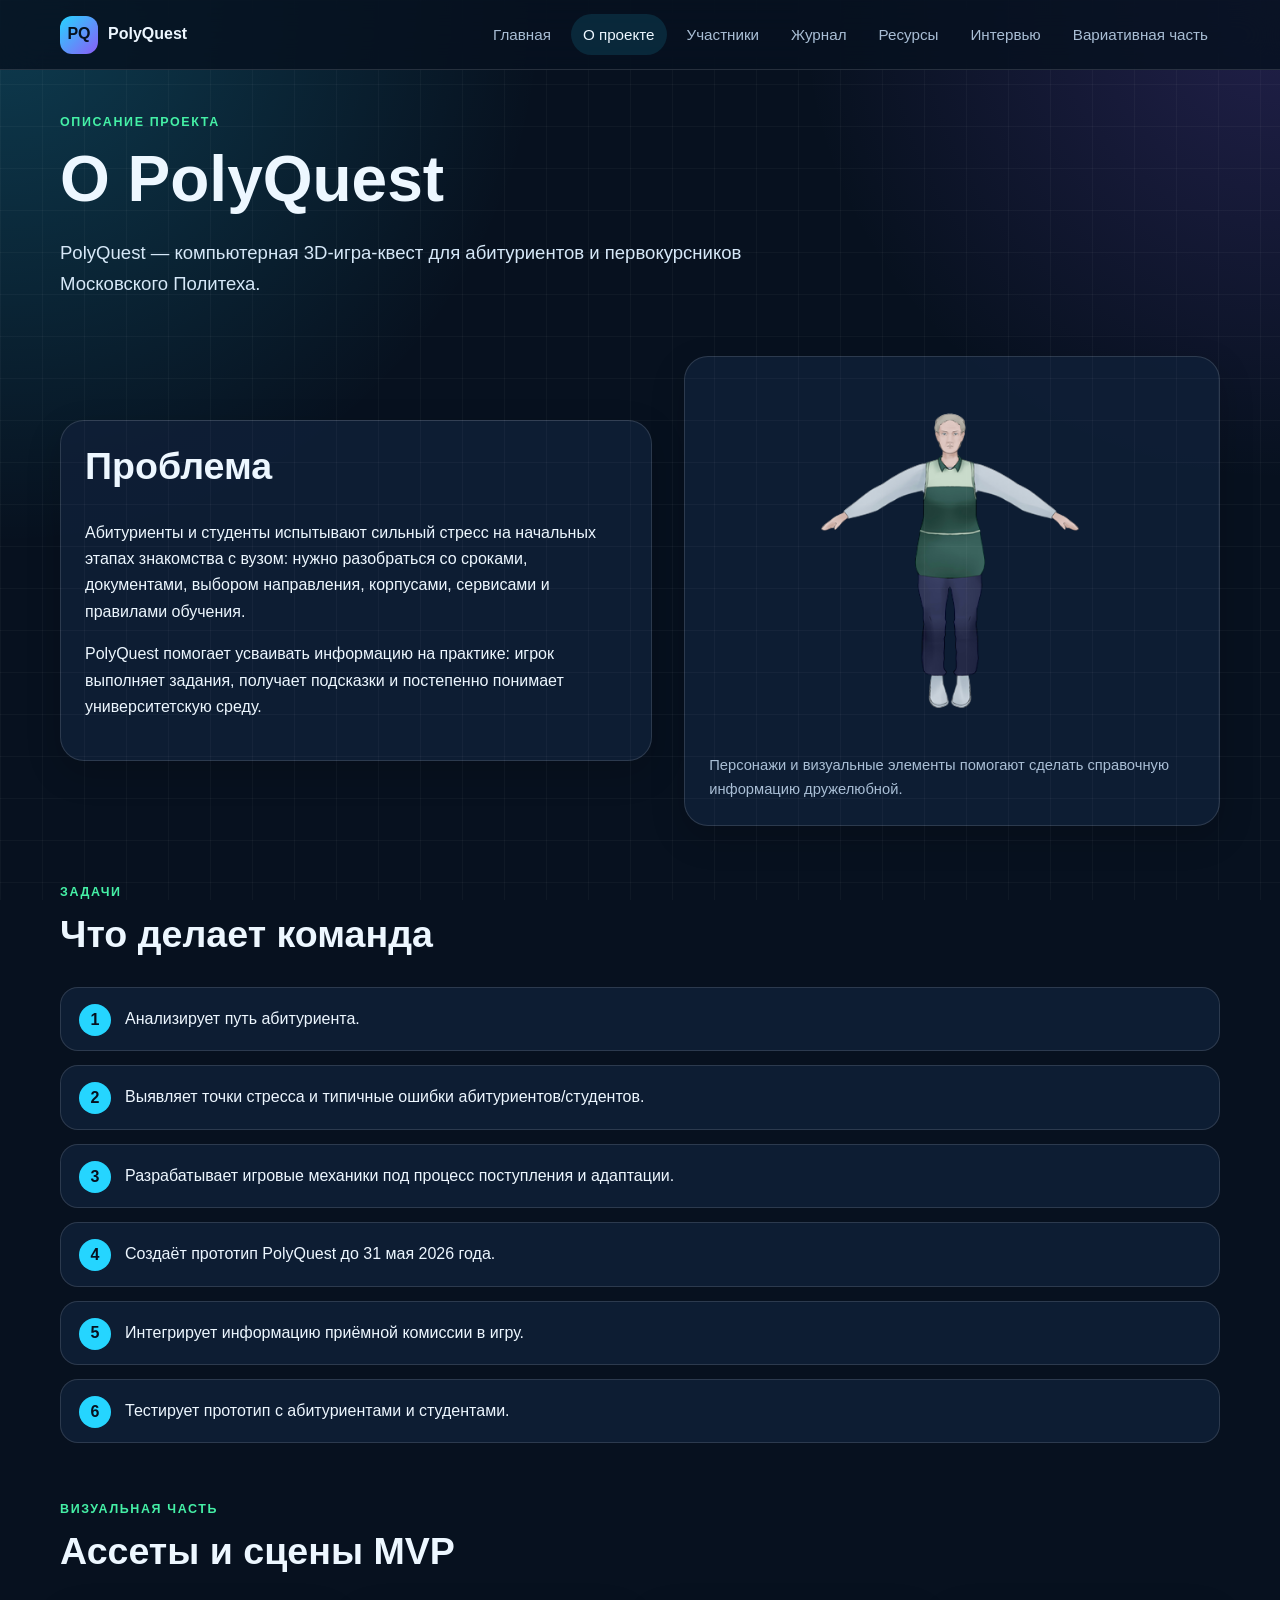
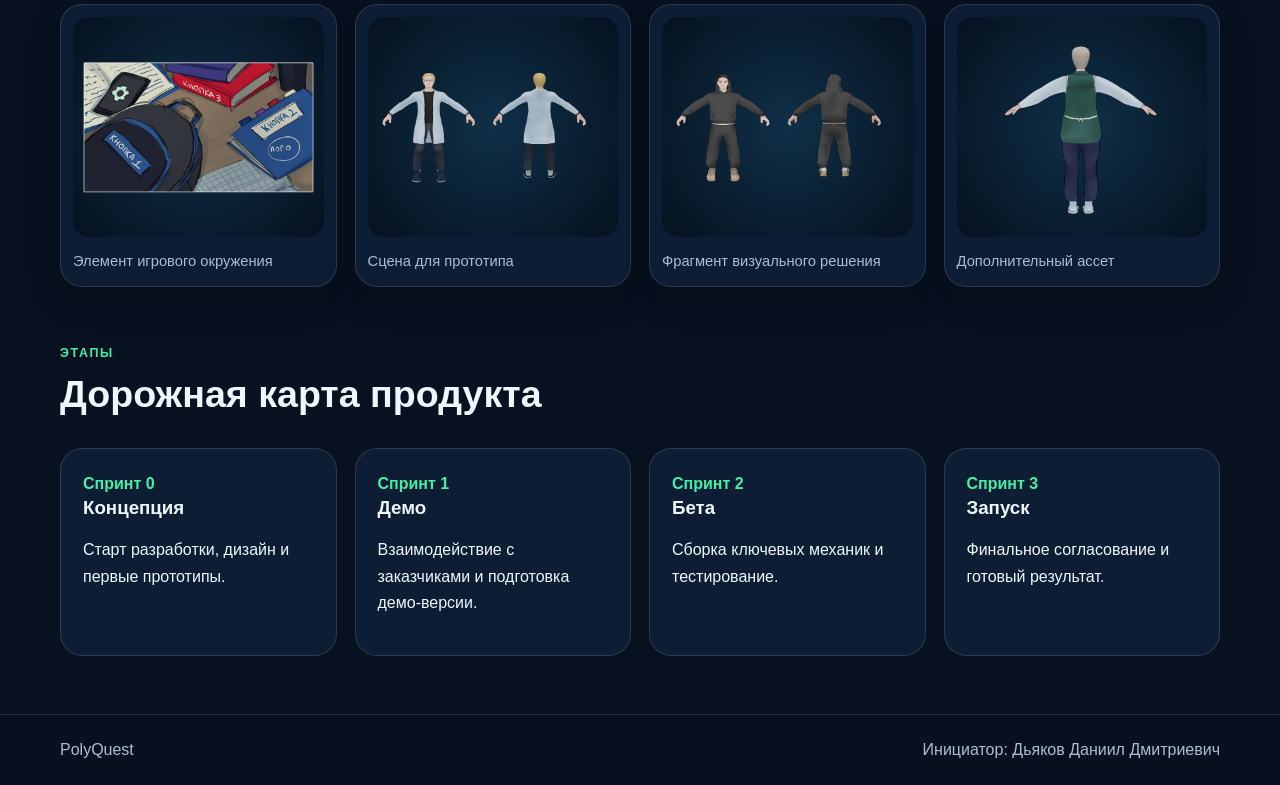
<file: site/about.html>
<!doctype html>
<html lang="ru">
<head>
  <meta charset="UTF-8">
  <meta name="viewport" content="width=device-width, initial-scale=1.0">
  <title>О проекте — PolyQuest</title>
    <link rel="stylesheet" href="css/style.css">
  </head>
  <body>
    <header class="header">
      <div class="container nav-wrap">
        <a class="logo" href="index.html">
          <span>PQ</span> PolyQuest</a>
            <nav aria-label="Основная навигация">
              <ul class="menu">
                <li>
                  <a href="index.html">Главная</a>
                  </li>
                  <li>
                    <a class="active" href="about.html">О проекте</a>
                    </li>
                    <li>
                      <a href="participants.html">Участники</a>
                      </li>
                      <li>
                        <a href="journal.html">Журнал</a>
                        </li>
                        <li>
                          <a href="resources.html">Ресурсы</a>
                          </li>
                          <li>
                            <a href="interview.html">Интервью</a>
                            </li>
                          <li>
                            <a href="variable.html">Вариативная часть</a>
                            </li>
                          </ul>
                        </nav>
                      </div>
                    </header>
                    <main class="container page">
                      <section class="page-title">
                        <p class="eyebrow">Описание проекта</p>
                          <h1>О PolyQuest</h1>
                            <p class="lead">PolyQuest — компьютерная 3D-игра-квест для абитуриентов и первокурсников Московского Политеха.</p>
                            </section>
                            <section class="two-column section">
                              <article class="content">
                                <h2>Проблема</h2>
                                  <p>Абитуриенты и студенты испытывают сильный стресс на начальных этапах знакомства с вузом: нужно разобраться со сроками, документами, выбором направления, корпусами, сервисами и правилами обучения.</p>
                                    <p>PolyQuest помогает усваивать информацию на практике: игрок выполняет задания, получает подсказки и постепенно понимает университетскую среду.</p>
                                    </article>
                                    <figure class="content media-card">
                                      <img src="материалы/image_2026-05-04_14-52-33-Photoroom.png" alt="Персонаж PolyQuest">
                                      <figcaption>Персонажи и визуальные элементы помогают сделать справочную информацию дружелюбной.</figcaption>
                                      </figure>
                                    </section>
                                    <section class="section">
                                      <div class="section-head">
                                        <p class="eyebrow">Задачи</p>
                                          <h2>Что делает команда</h2>
                                          </div>
                                          <ol class="task-list">
                                            <li>Анализирует путь абитуриента.</li>
                                              <li>Выявляет точки стресса и типичные ошибки абитуриентов/студентов.</li>
                                                <li>Разрабатывает игровые механики под процесс поступления и адаптации.</li>
                                                  <li>Создаёт прототип PolyQuest до 31 мая 2026 года.</li>
                                                    <li>Интегрирует информацию приёмной комиссии в игру.</li>
                                                      <li>Тестирует прототип с абитуриентами и студентами.</li>
                                                      </ol>
                                                    </section>
                                                    <section class="section">
                                                      <div class="section-head">
                                                        <p class="eyebrow">Визуальная часть</p>
                                                          <h2>Ассеты и сцены MVP</h2>
                                                          </div>
                                                          <div class="media-gallery">
                                                            <figure>
                                                              <img src="материалы/image_2026-05-04_14-52-19.png" alt="Материал PolyQuest">
                                                              <figcaption>Элемент игрового окружения</figcaption>
                                                              </figure>
                                                              <figure>
                                                                <img src="материалы/image_2026-05-04_14-52-24.png" alt="Материал PolyQuest">
                                                                <figcaption>Сцена для прототипа</figcaption>
                                                                </figure>
                                                                <figure>
                                                                  <img src="материалы/image_2026-05-04_14-52-28.png" alt="Материал PolyQuest">
                                                                  <figcaption>Фрагмент визуального решения</figcaption>
                                                                  </figure>
                                                                  <figure>
                                                                    <img src="материалы/image_2026-05-04_14-52-38-Photoroom.png" alt="Материал PolyQuest">
                                                                    <figcaption>Дополнительный ассет</figcaption>
                                                                    </figure>
                                                                  </div>
                                                                </section>
                                                                <section class="section timeline">
                                                                  <div class="section-head">
                                                                    <p class="eyebrow">Этапы</p>
                                                                      <h2>Дорожная карта продукта</h2>
                                                                      </div>
                                                                      <div class="timeline-grid">
                                                                        <article>
                                                                          <span>Спринт 0</span>
                                                                            <h3>Концепция</h3>
                                                                              <p>Старт разработки, дизайн и первые прототипы.</p>
                                                                              </article>
                                                                              <article>
                                                                                <span>Спринт 1</span>
                                                                                  <h3>Демо</h3>
                                                                                    <p>Взаимодействие с заказчиками и подготовка демо-версии.</p>
                                                                                    </article>
                                                                                    <article>
                                                                                      <span>Спринт 2</span>
                                                                                        <h3>Бета</h3>
                                                                                          <p>Сборка ключевых механик и тестирование.</p>
                                                                                          </article>
                                                                                          <article>
                                                                                            <span>Спринт 3</span>
                                                                                              <h3>Запуск</h3>
                                                                                                <p>Финальное согласование и готовый результат.</p>
                                                                                                </article>
                                                                                              </div>
                                                                                            </section>
                                                                                          </main>
                                                                                          <footer class="footer">
                                                                                            <div class="container footer-grid">
                                                                                              <span>PolyQuest</span>
                                                                                                <span>Инициатор: Дьяков Даниил Дмитриевич</span>
                                                                                                </div>
                                                                                              </footer>
                                                                                            </body>
                                                                                          </html>
</file>
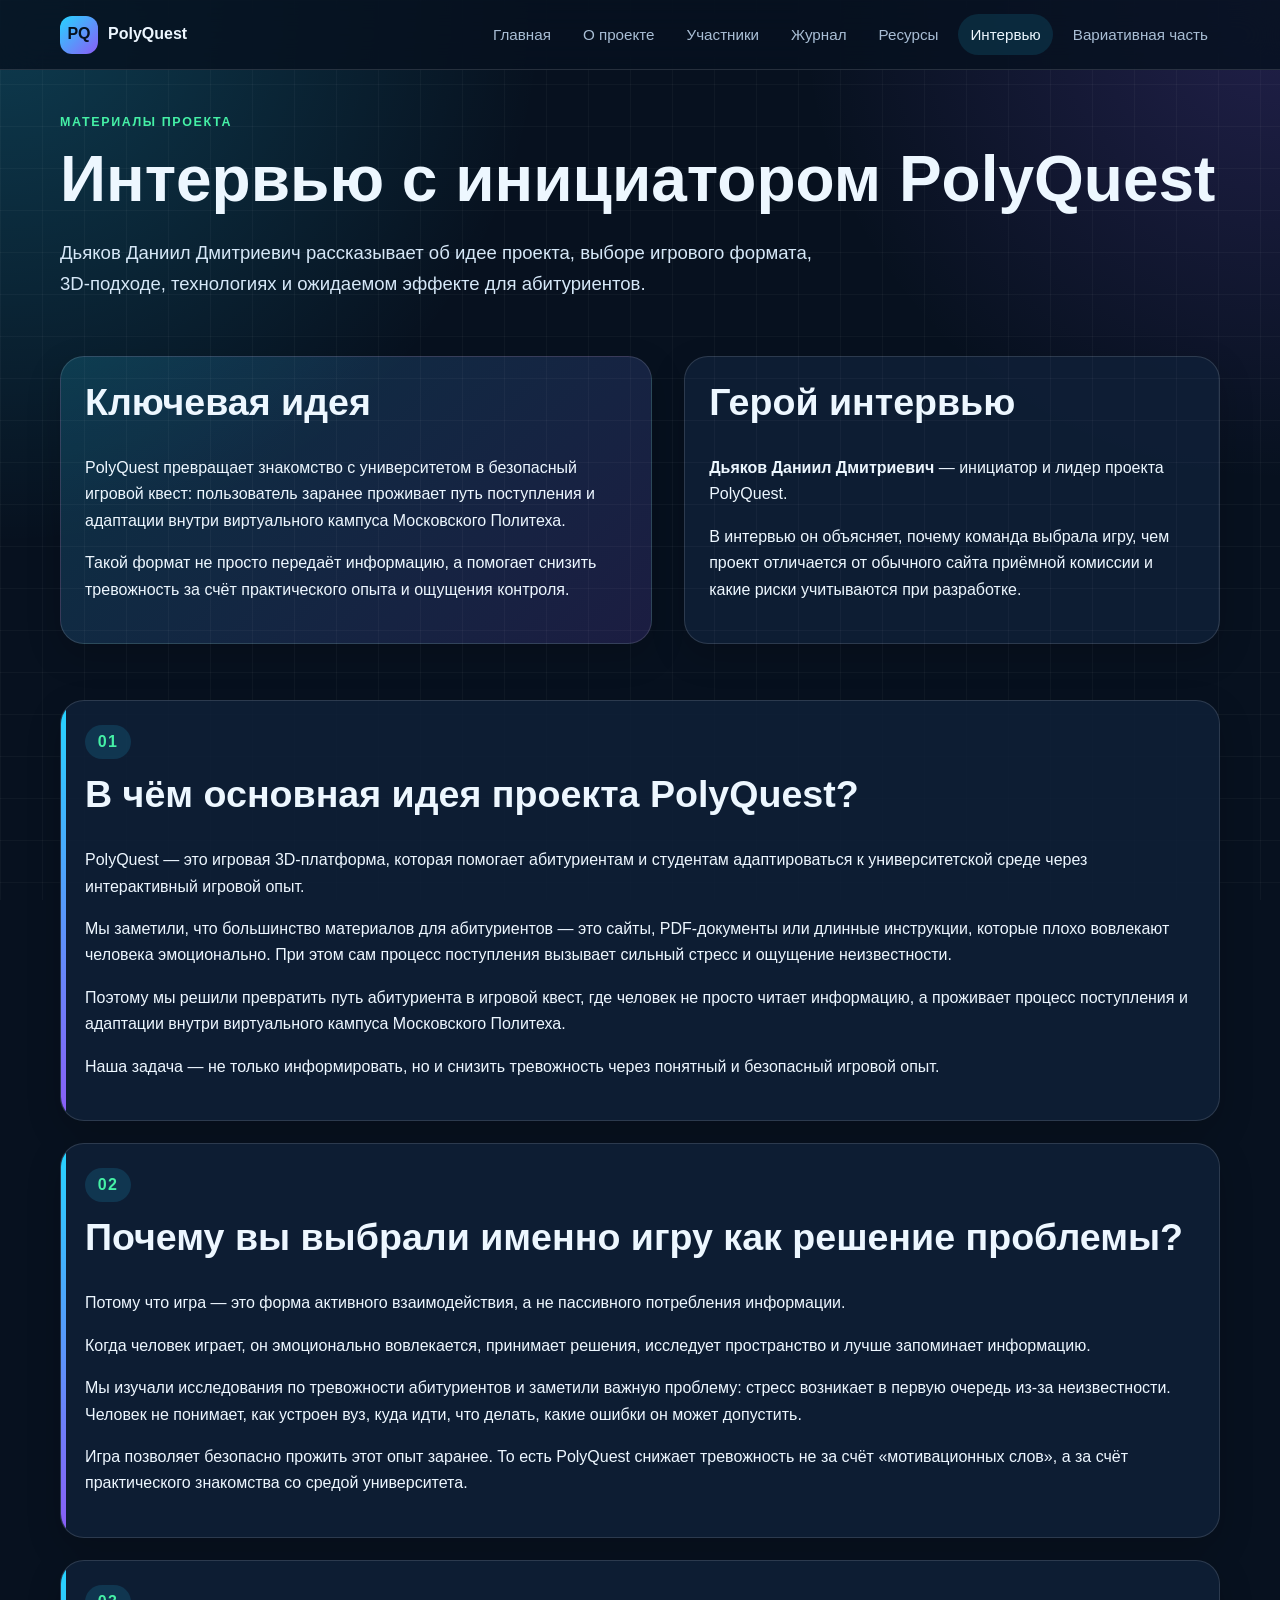
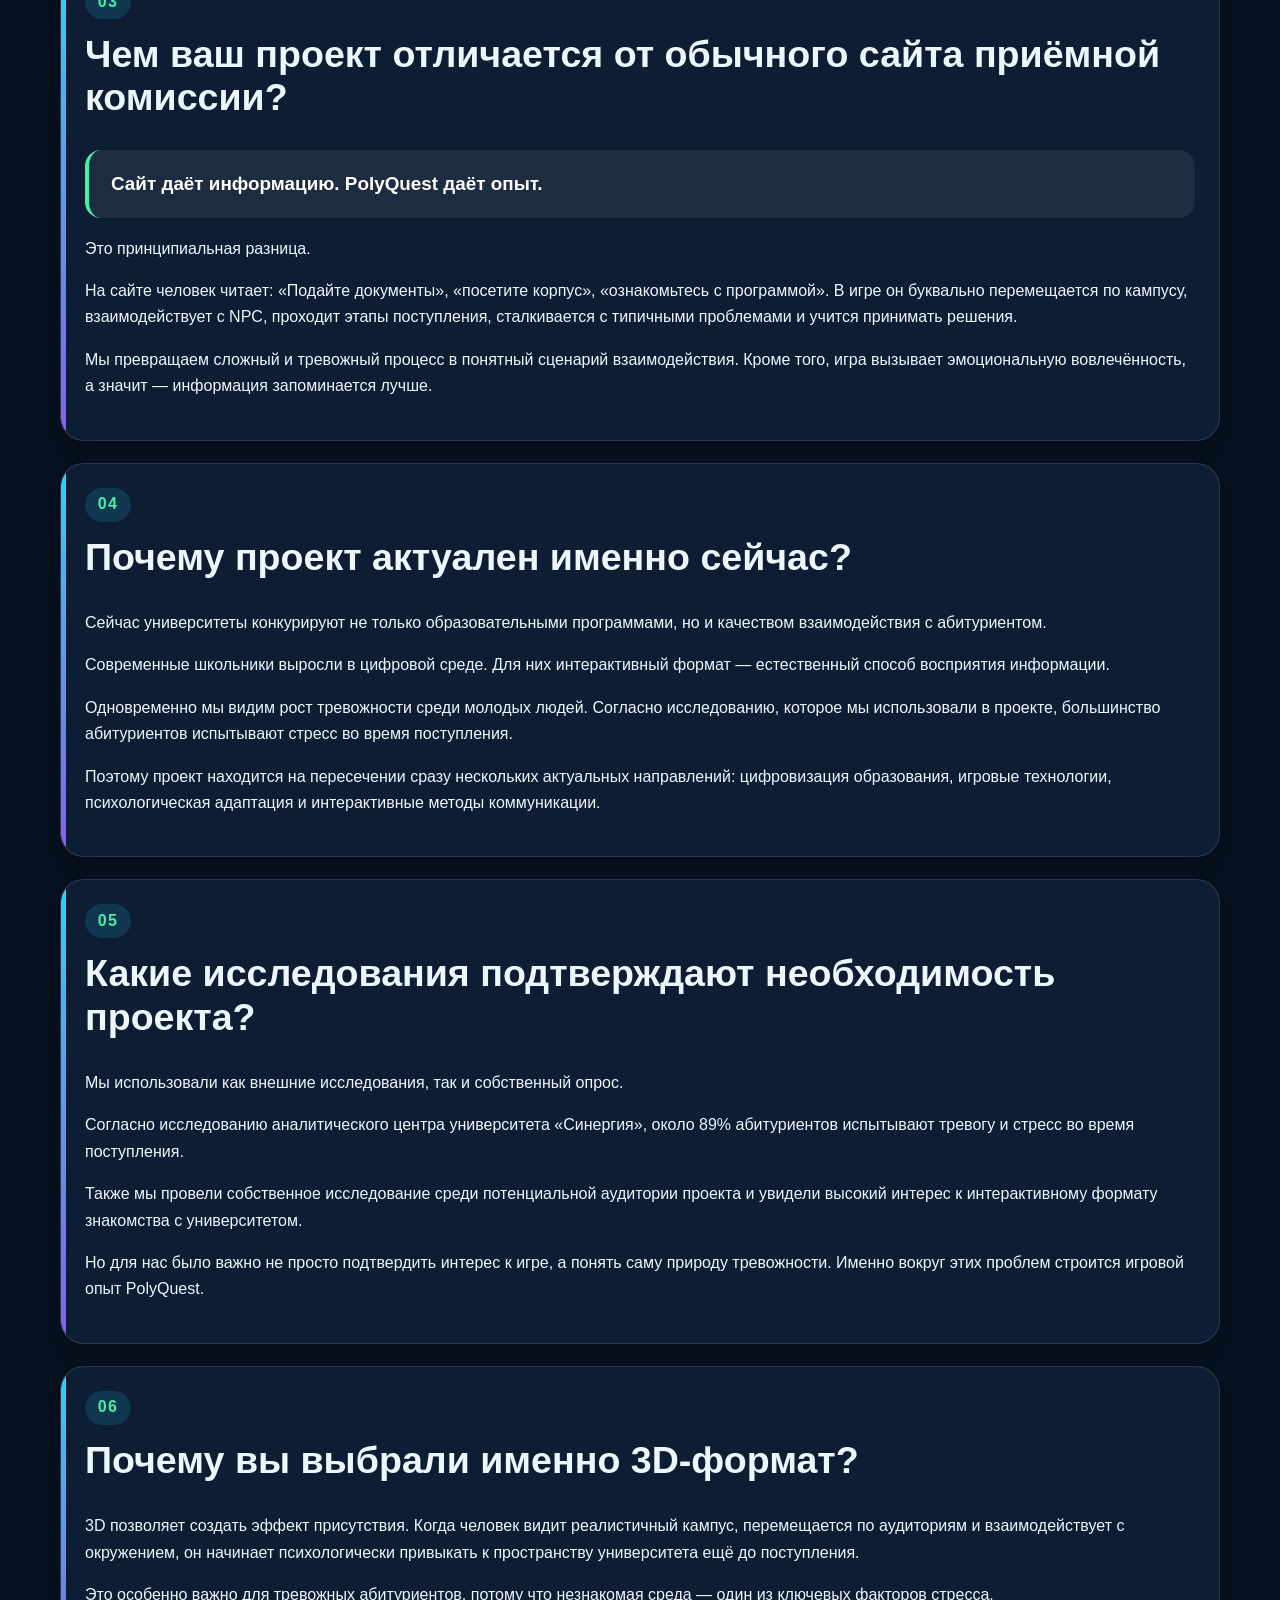
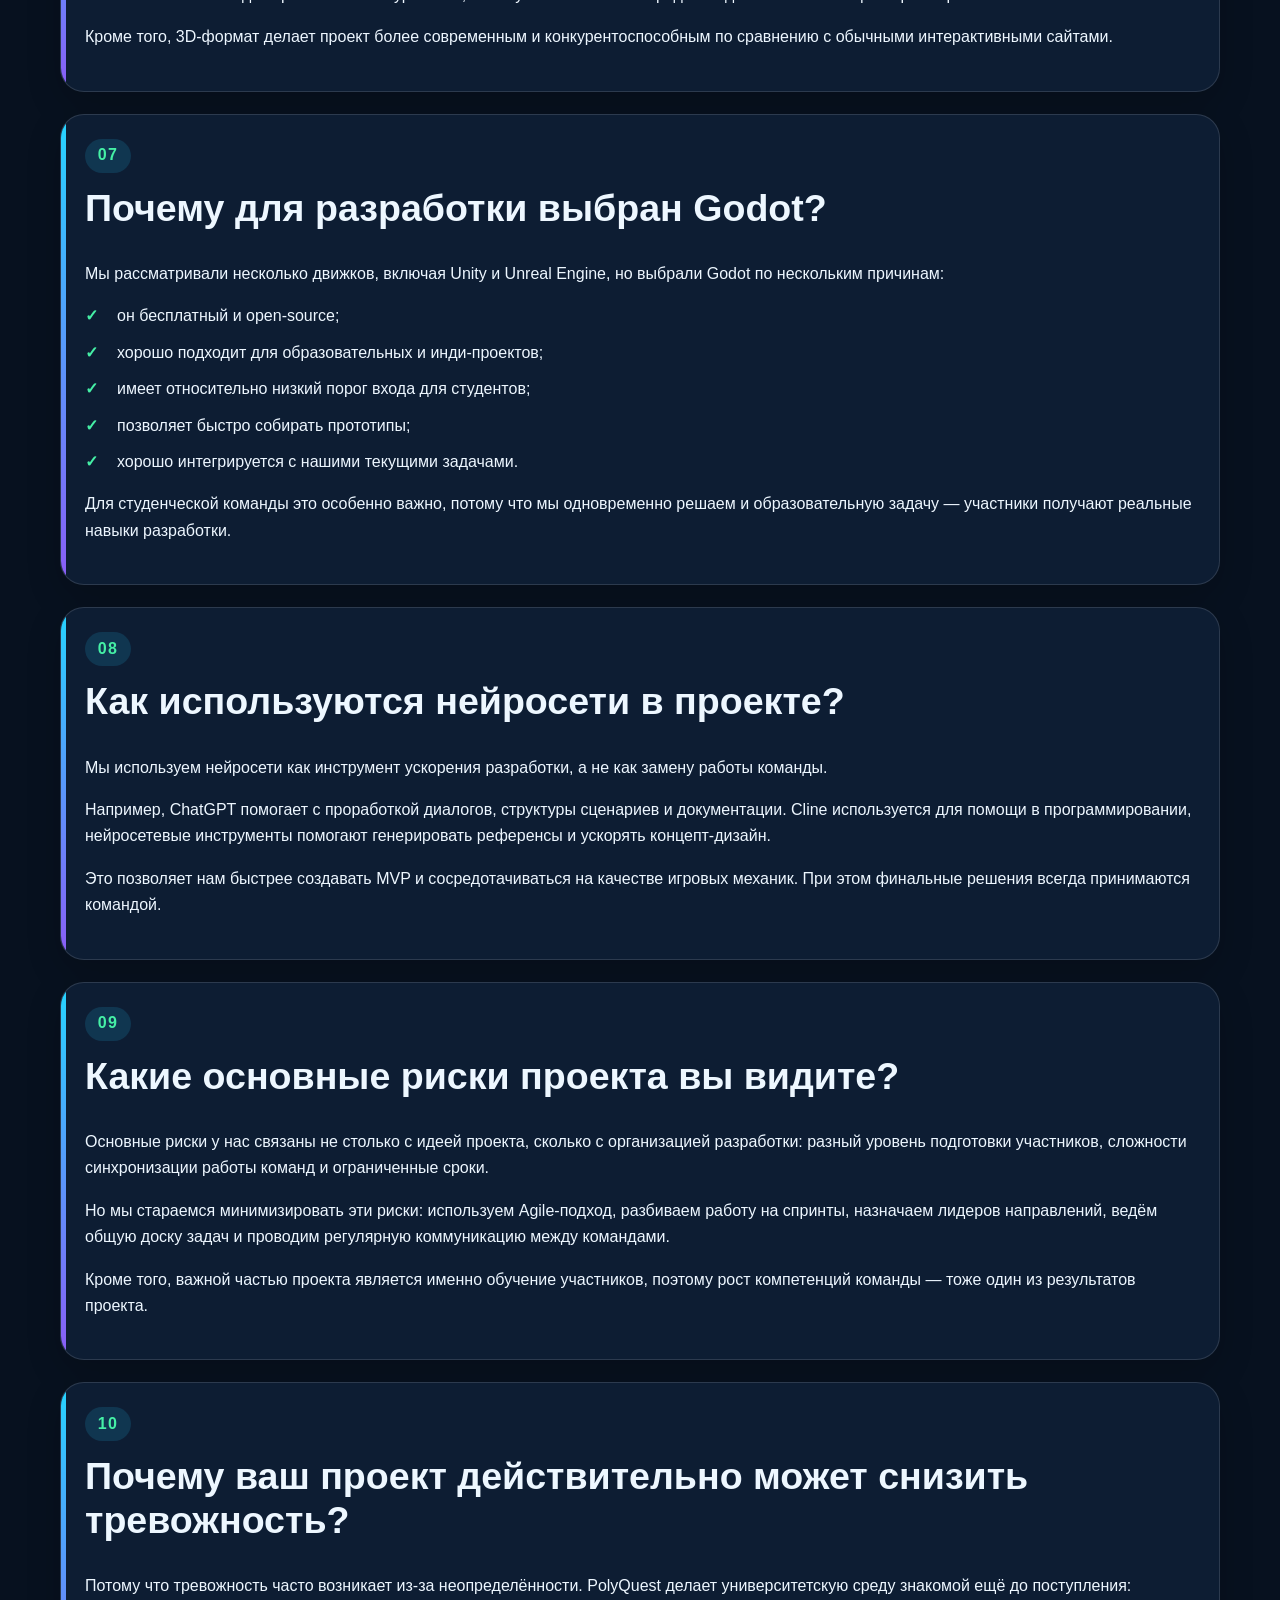
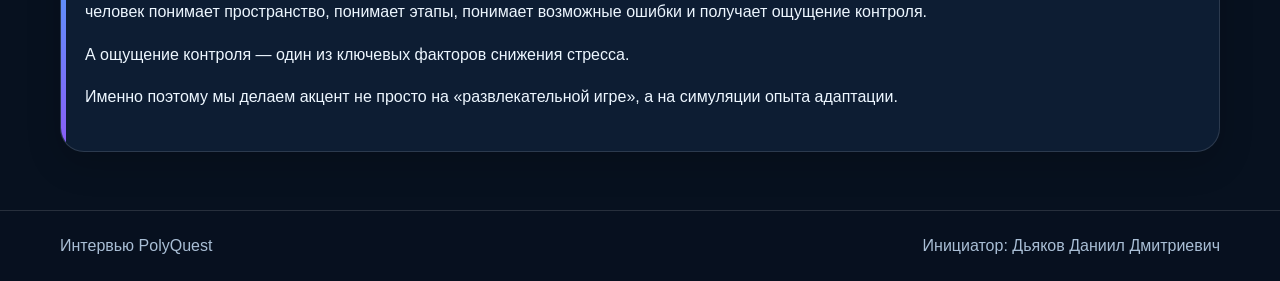
<file: site/interview.html>
<!doctype html>
<html lang="ru">
<head>
  <meta charset="UTF-8">
  <meta name="viewport" content="width=device-width, initial-scale=1.0">
  <title>Интервью — PolyQuest</title>
    <link rel="stylesheet" href="css/style.css">
  </head>
  <body>
    <header class="header">
      <div class="container nav-wrap">
        <a class="logo" href="index.html">
          <span>PQ</span> PolyQuest</a>
            <nav aria-label="Основная навигация">
              <ul class="menu">
                <li>
                  <a href="index.html">Главная</a>
                  </li>
                  <li>
                    <a href="about.html">О проекте</a>
                    </li>
                    <li>
                      <a href="participants.html">Участники</a>
                      </li>
                      <li>
                        <a href="journal.html">Журнал</a>
                        </li>
                        <li>
                          <a href="resources.html">Ресурсы</a>
                          </li>
                          <li>
                            <a class="active" href="interview.html">Интервью</a>
                            </li>
                          <li>
                            <a href="variable.html">Вариативная часть</a>
                            </li>
                          </ul>
                        </nav>
                      </div>
                    </header>
                    <main class="container page">
                      <section class="page-title">
                        <p class="eyebrow">Материалы проекта</p>
                          <h1>Интервью с инициатором PolyQuest</h1>
                            <p class="lead">Дьяков Даниил Дмитриевич рассказывает об идее проекта, выборе игрового формата, 3D-подходе, технологиях и ожидаемом эффекте для абитуриентов.</p>
                            </section>
                            <section class="section two-column interview-intro">
                              <article class="content accent-panel">
                                <h2>Ключевая идея</h2>
                                  <p>PolyQuest превращает знакомство с университетом в безопасный игровой квест: пользователь заранее проживает путь поступления и адаптации внутри виртуального кампуса Московского Политеха.</p>
                                  <p>Такой формат не просто передаёт информацию, а помогает снизить тревожность за счёт практического опыта и ощущения контроля.</p>
                                  </article>
                                  <article class="content">
                                    <h2>Герой интервью</h2>
                                      <p><strong>Дьяков Даниил Дмитриевич</strong> — инициатор и лидер проекта PolyQuest.</p>
                                        <p>В интервью он объясняет, почему команда выбрала игру, чем проект отличается от обычного сайта приёмной комиссии и какие риски учитываются при разработке.</p>
                                      </article>
                                    </section>
                                    <section class="section interview-list" aria-label="Вопросы и ответы интервью">
                                      <article class="interview-card">
                                        <span class="question-number">01</span>
                                          <h2>В чём основная идея проекта PolyQuest?</h2>
                                            <p>PolyQuest — это игровая 3D-платформа, которая помогает абитуриентам и студентам адаптироваться к университетской среде через интерактивный игровой опыт.</p>
                                              <p>Мы заметили, что большинство материалов для абитуриентов — это сайты, PDF-документы или длинные инструкции, которые плохо вовлекают человека эмоционально. При этом сам процесс поступления вызывает сильный стресс и ощущение неизвестности.</p>
                                                <p>Поэтому мы решили превратить путь абитуриента в игровой квест, где человек не просто читает информацию, а проживает процесс поступления и адаптации внутри виртуального кампуса Московского Политеха.</p>
                                                  <p>Наша задача — не только информировать, но и снизить тревожность через понятный и безопасный игровой опыт.</p>
                                                </article>
                                                <article class="interview-card">
                                                  <span class="question-number">02</span>
                                                    <h2>Почему вы выбрали именно игру как решение проблемы?</h2>
                                                      <p>Потому что игра — это форма активного взаимодействия, а не пассивного потребления информации.</p>
                                                        <p>Когда человек играет, он эмоционально вовлекается, принимает решения, исследует пространство и лучше запоминает информацию.</p>
                                                          <p>Мы изучали исследования по тревожности абитуриентов и заметили важную проблему: стресс возникает в первую очередь из-за неизвестности. Человек не понимает, как устроен вуз, куда идти, что делать, какие ошибки он может допустить.</p>
                                                            <p>Игра позволяет безопасно прожить этот опыт заранее. То есть PolyQuest снижает тревожность не за счёт «мотивационных слов», а за счёт практического знакомства со средой университета.</p>
                                                          </article>
                                                          <article class="interview-card">
                                                            <span class="question-number">03</span>
                                                              <h2>Чем ваш проект отличается от обычного сайта приёмной комиссии?</h2>
                                                                <blockquote>Сайт даёт информацию. PolyQuest даёт опыт.</blockquote>
                                                                  <p>Это принципиальная разница.</p>
                                                                    <p>На сайте человек читает: «Подайте документы», «посетите корпус», «ознакомьтесь с программой». В игре он буквально перемещается по кампусу, взаимодействует с NPC, проходит этапы поступления, сталкивается с типичными проблемами и учится принимать решения.</p>
                                                                      <p>Мы превращаем сложный и тревожный процесс в понятный сценарий взаимодействия. Кроме того, игра вызывает эмоциональную вовлечённость, а значит — информация запоминается лучше.</p>
                                                                    </article>
                                                                    <article class="interview-card">
                                                                      <span class="question-number">04</span>
                                                                        <h2>Почему проект актуален именно сейчас?</h2>
                                                                          <p>Сейчас университеты конкурируют не только образовательными программами, но и качеством взаимодействия с абитуриентом.</p>
                                                                            <p>Современные школьники выросли в цифровой среде. Для них интерактивный формат — естественный способ восприятия информации.</p>
                                                                              <p>Одновременно мы видим рост тревожности среди молодых людей. Согласно исследованию, которое мы использовали в проекте, большинство абитуриентов испытывают стресс во время поступления.</p>
                                                                                <p>Поэтому проект находится на пересечении сразу нескольких актуальных направлений: цифровизация образования, игровые технологии, психологическая адаптация и интерактивные методы коммуникации.</p>
                                                                              </article>
                                                                              <article class="interview-card">
                                                                                <span class="question-number">05</span>
                                                                                  <h2>Какие исследования подтверждают необходимость проекта?</h2>
                                                                                    <p>Мы использовали как внешние исследования, так и собственный опрос.</p>
                                                                                      <p>Согласно исследованию аналитического центра университета «Синергия», около 89% абитуриентов испытывают тревогу и стресс во время поступления.</p>
                                                                                        <p>Также мы провели собственное исследование среди потенциальной аудитории проекта и увидели высокий интерес к интерактивному формату знакомства с университетом.</p>
                                                                                          <p>Но для нас было важно не просто подтвердить интерес к игре, а понять саму природу тревожности. Именно вокруг этих проблем строится игровой опыт PolyQuest.</p>
                                                                                        </article>
                                                                                        <article class="interview-card">
                                                                                          <span class="question-number">06</span>
                                                                                            <h2>Почему вы выбрали именно 3D-формат?</h2>
                                                                                              <p>3D позволяет создать эффект присутствия. Когда человек видит реалистичный кампус, перемещается по аудиториям и взаимодействует с окружением, он начинает психологически привыкать к пространству университета ещё до поступления.</p>
                                                                                                <p>Это особенно важно для тревожных абитуриентов, потому что незнакомая среда — один из ключевых факторов стресса.</p>
                                                                                                  <p>Кроме того, 3D-формат делает проект более современным и конкурентоспособным по сравнению с обычными интерактивными сайтами.</p>
                                                                                                </article>
                                                                                                <article class="interview-card">
                                                                                                  <span class="question-number">07</span>
                                                                                                    <h2>Почему для разработки выбран Godot?</h2>
                                                                                                      <p>Мы рассматривали несколько движков, включая Unity и Unreal Engine, но выбрали Godot по нескольким причинам:</p>
                                                                                                        <ul class="check-list">
                                                                                                          <li>он бесплатный и open-source;</li>
                                                                                                            <li>хорошо подходит для образовательных и инди-проектов;</li>
                                                                                                              <li>имеет относительно низкий порог входа для студентов;</li>
                                                                                                                <li>позволяет быстро собирать прототипы;</li>
                                                                                                                  <li>хорошо интегрируется с нашими текущими задачами.</li>
                                                                                                                </ul>
                                                                                                                <p>Для студенческой команды это особенно важно, потому что мы одновременно решаем и образовательную задачу — участники получают реальные навыки разработки.</p>
                                                                                                              </article>
                                                                                                              <article class="interview-card">
                                                                                                                <span class="question-number">08</span>
                                                                                                                  <h2>Как используются нейросети в проекте?</h2>
                                                                                                                    <p>Мы используем нейросети как инструмент ускорения разработки, а не как замену работы команды.</p>
                                                                                                                      <p>Например, ChatGPT помогает с проработкой диалогов, структуры сценариев и документации. Cline используется для помощи в программировании, нейросетевые инструменты помогают генерировать референсы и ускорять концепт-дизайн.</p>
                                                                                                                        <p>Это позволяет нам быстрее создавать MVP и сосредотачиваться на качестве игровых механик. При этом финальные решения всегда принимаются командой.</p>
                                                                                                                      </article>
                                                                                                                      <article class="interview-card">
                                                                                                                        <span class="question-number">09</span>
                                                                                                                          <h2>Какие основные риски проекта вы видите?</h2>
                                                                                                                            <p>Основные риски у нас связаны не столько с идеей проекта, сколько с организацией разработки: разный уровень подготовки участников, сложности синхронизации работы команд и ограниченные сроки.</p>
                                                                                                                              <p>Но мы стараемся минимизировать эти риски: используем Agile-подход, разбиваем работу на спринты, назначаем лидеров направлений, ведём общую доску задач и проводим регулярную коммуникацию между командами.</p>
                                                                                                                                <p>Кроме того, важной частью проекта является именно обучение участников, поэтому рост компетенций команды — тоже один из результатов проекта.</p>
                                                                                                                              </article>
                                                                                                                              <article class="interview-card">
                                                                                                                                <span class="question-number">10</span>
                                                                                                                                  <h2>Почему ваш проект действительно может снизить тревожность?</h2>
                                                                                                                                    <p>Потому что тревожность часто возникает из-за неопределённости. PolyQuest делает университетскую среду знакомой ещё до поступления: человек понимает пространство, понимает этапы, понимает возможные ошибки и получает ощущение контроля.</p>
                                                                                                                                      <p>А ощущение контроля — один из ключевых факторов снижения стресса.</p>
                                                                                                                                        <p>Именно поэтому мы делаем акцент не просто на «развлекательной игре», а на симуляции опыта адаптации.</p>
                                                                                                                                      </article>
                                                                                                                                    </section>
                                                                                                                                  </main>
                                                                                                                                  <footer class="footer">
                                                                                                                                    <div class="container footer-grid">
                                                                                                                                      <span>Интервью PolyQuest</span>
                                                                                                                                        <span>Инициатор: Дьяков Даниил Дмитриевич</span>
                                                                                                                                        </div>
                                                                                                                                      </footer>
                                                                                                                                    </body>
                                                                                                                                  </html>
</file>
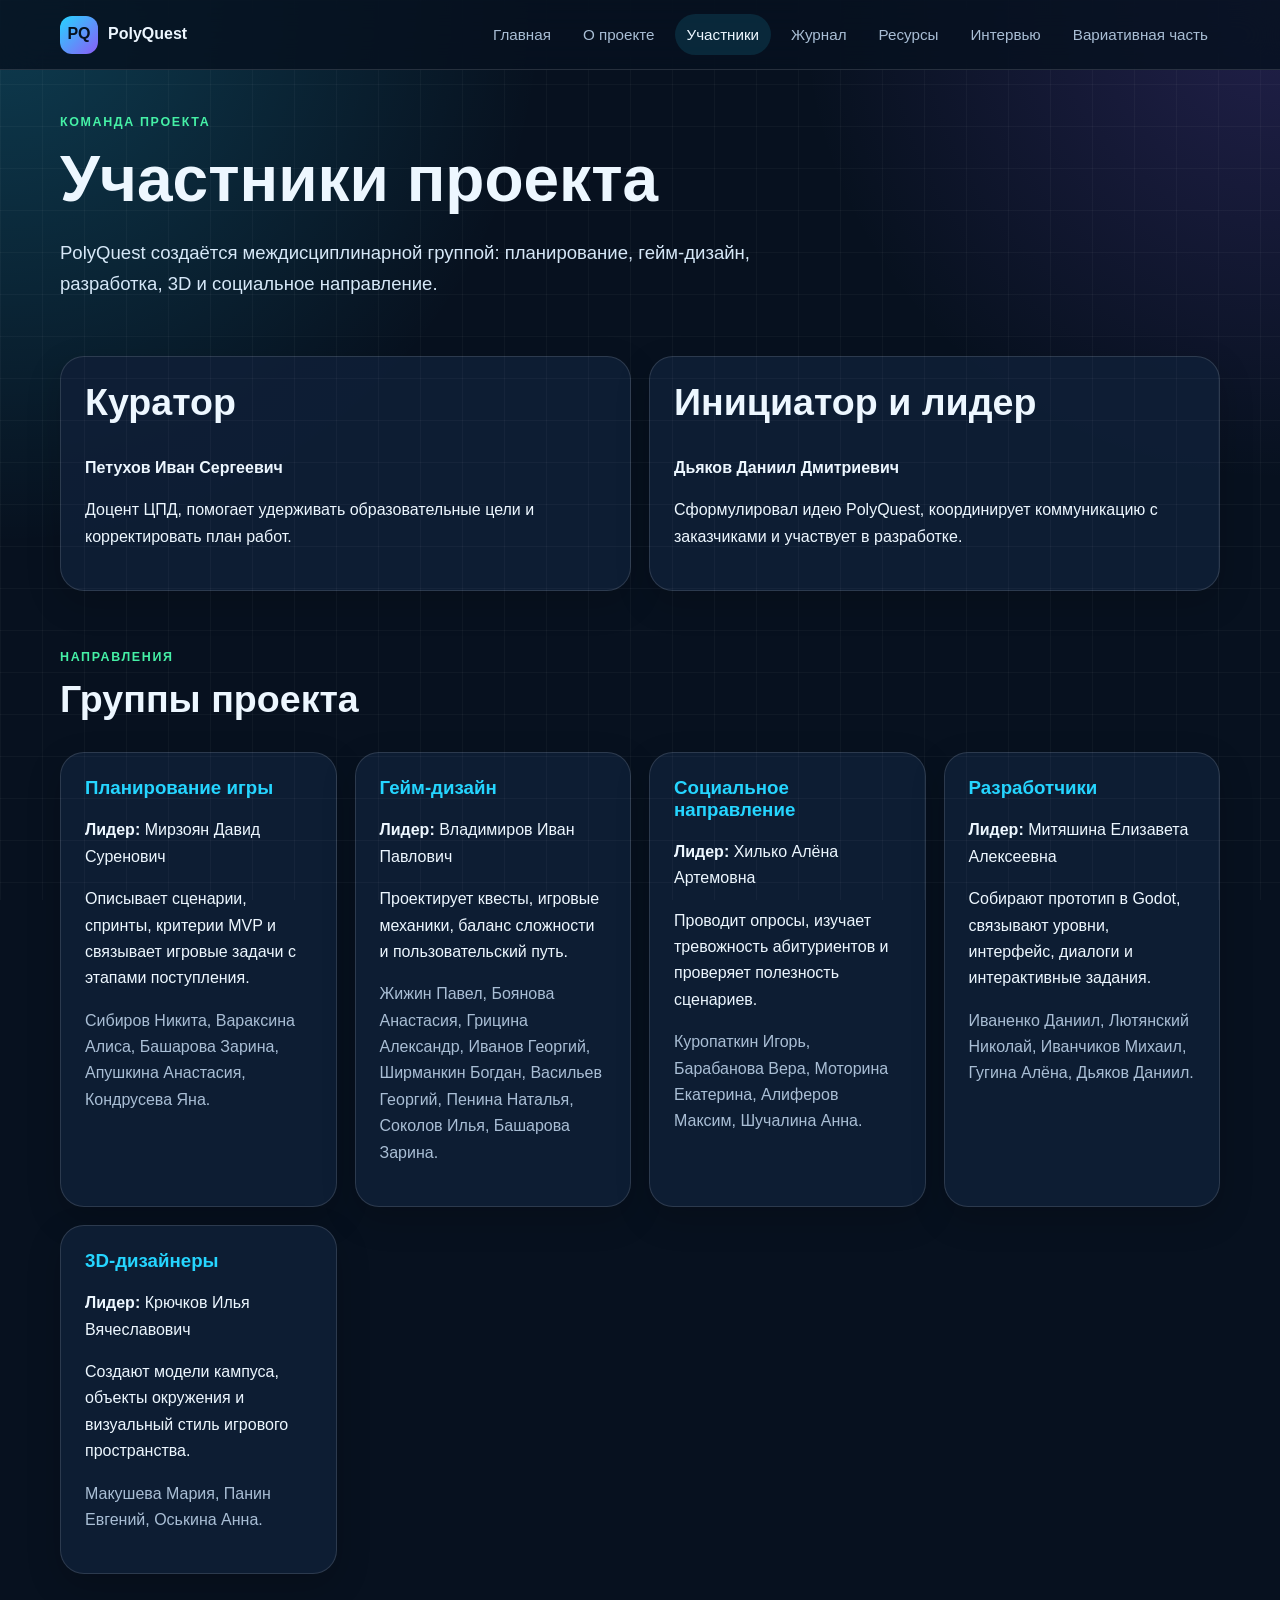
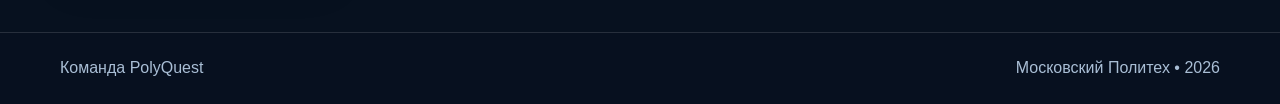
<file: site/participants.html>
<!doctype html>
<html lang="ru">
<head>
  <meta charset="UTF-8">
  <meta name="viewport" content="width=device-width, initial-scale=1.0">
  <title>Участники — PolyQuest</title>
    <link rel="stylesheet" href="css/style.css">
  </head>
  <body>
    <header class="header">
      <div class="container nav-wrap">
        <a class="logo" href="index.html">
          <span>PQ</span> PolyQuest</a>
            <nav aria-label="Основная навигация">
              <ul class="menu">
                <li>
                  <a href="index.html">Главная</a>
                  </li>
                  <li>
                    <a href="about.html">О проекте</a>
                    </li>
                    <li>
                      <a class="active" href="participants.html">Участники</a>
                      </li>
                      <li>
                        <a href="journal.html">Журнал</a>
                        </li>
                        <li>
                          <a href="resources.html">Ресурсы</a>
                          </li>
                          <li>
                            <a href="interview.html">Интервью</a>
                            </li>
                          <li>
                            <a href="variable.html">Вариативная часть</a>
                            </li>
                          </ul>
                        </nav>
                      </div>
                    </header>
                    <main class="container page">
                      <section class="page-title">
                        <p class="eyebrow">Команда проекта</p>
                          <h1>Участники проекта</h1>
                            <p class="lead">PolyQuest создаётся междисциплинарной группой: планирование, гейм-дизайн, разработка, 3D и социальное направление.</p>
                            </section>
                            <section class="section cards team-cards">
                              <article class="card">
                                <h2>Куратор</h2>
                                  <p>
                                    <strong>Петухов Иван Сергеевич</strong>
                                    </p>
                                    <p>Доцент ЦПД, помогает удерживать образовательные цели и корректировать план работ.</p>
                                    </article>
                                    <article class="card">
                                      <h2>Инициатор и лидер</h2>
                                        <p>
                                          <strong>Дьяков Даниил Дмитриевич</strong>
                                          </p>
                                          <p>Сформулировал идею PolyQuest, координирует коммуникацию с заказчиками и участвует в разработке.</p>
                                          </article>
                                        </section>
                                        <section class="section">
                                          <div class="section-head">
                                            <p class="eyebrow">Направления</p>
                                              <h2>Группы проекта</h2>
                                              </div>
                                              <div class="roles-grid">
                                                <article class="content role-block">
                                                  <h3>Планирование игры</h3>
                                                    <p>
                                                      <strong>Лидер:</strong> Мирзоян Давид Суренович</p>
                                                        <p>Описывает сценарии, спринты, критерии MVP и связывает игровые задачи с этапами поступления.</p>
                                                          <p class="muted">Сибиров Никита, Вараксина Алиса, Башарова Зарина, Апушкина Анастасия, Кондрусева Яна.</p>
                                                          </article>
                                                          <article class="content role-block">
                                                            <h3>Гейм-дизайн</h3>
                                                              <p>
                                                                <strong>Лидер:</strong> Владимиров Иван Павлович</p>
                                                                  <p>Проектирует квесты, игровые механики, баланс сложности и пользовательский путь.</p>
                                                                    <p class="muted">Жижин Павел, Боянова Анастасия, Грицина Александр, Иванов Георгий, Ширманкин Богдан, Васильев Георгий, Пенина Наталья, Соколов Илья, Башарова Зарина.</p>
                                                                    </article>
                                                                    <article class="content role-block">
                                                                      <h3>Социальное направление</h3>
                                                                        <p>
                                                                          <strong>Лидер:</strong> Хилько Алёна Артемовна</p>
                                                                            <p>Проводит опросы, изучает тревожность абитуриентов и проверяет полезность сценариев.</p>
                                                                              <p class="muted">Куропаткин Игорь, Барабанова Вера, Моторина Екатерина, Алиферов Максим, Шучалина Анна.</p>
                                                                              </article>
                                                                              <article class="content role-block">
                                                                                <h3>Разработчики</h3>
                                                                                  <p>
                                                                                    <strong>Лидер:</strong> Митяшина Елизавета Алексеевна</p>
                                                                                      <p>Собирают прототип в Godot, связывают уровни, интерфейс, диалоги и интерактивные задания.</p>
                                                                                        <p class="muted">Иваненко Даниил, Лютянский Николай, Иванчиков Михаил, Гугина Алёна, Дьяков Даниил.</p>
                                                                                        </article>
                                                                                        <article class="content role-block">
                                                                                          <h3>3D-дизайнеры</h3>
                                                                                            <p>
                                                                                              <strong>Лидер:</strong> Крючков Илья Вячеславович</p>
                                                                                                <p>Создают модели кампуса, объекты окружения и визуальный стиль игрового пространства.</p>
                                                                                                  <p class="muted">Макушева Мария, Панин Евгений, Оськина Анна.</p>
                                                                                                  </article>
                                                                                                </div>
                                                                                              </section>
                                                                                            </main>
                                                                                            <footer class="footer">
                                                                                              <div class="container footer-grid">
                                                                                                <span>Команда PolyQuest</span>
                                                                                                  <span>Московский Политех • 2026</span>
                                                                                                  </div>
                                                                                                </footer>
                                                                                              </body>
                                                                                            </html>
</file>
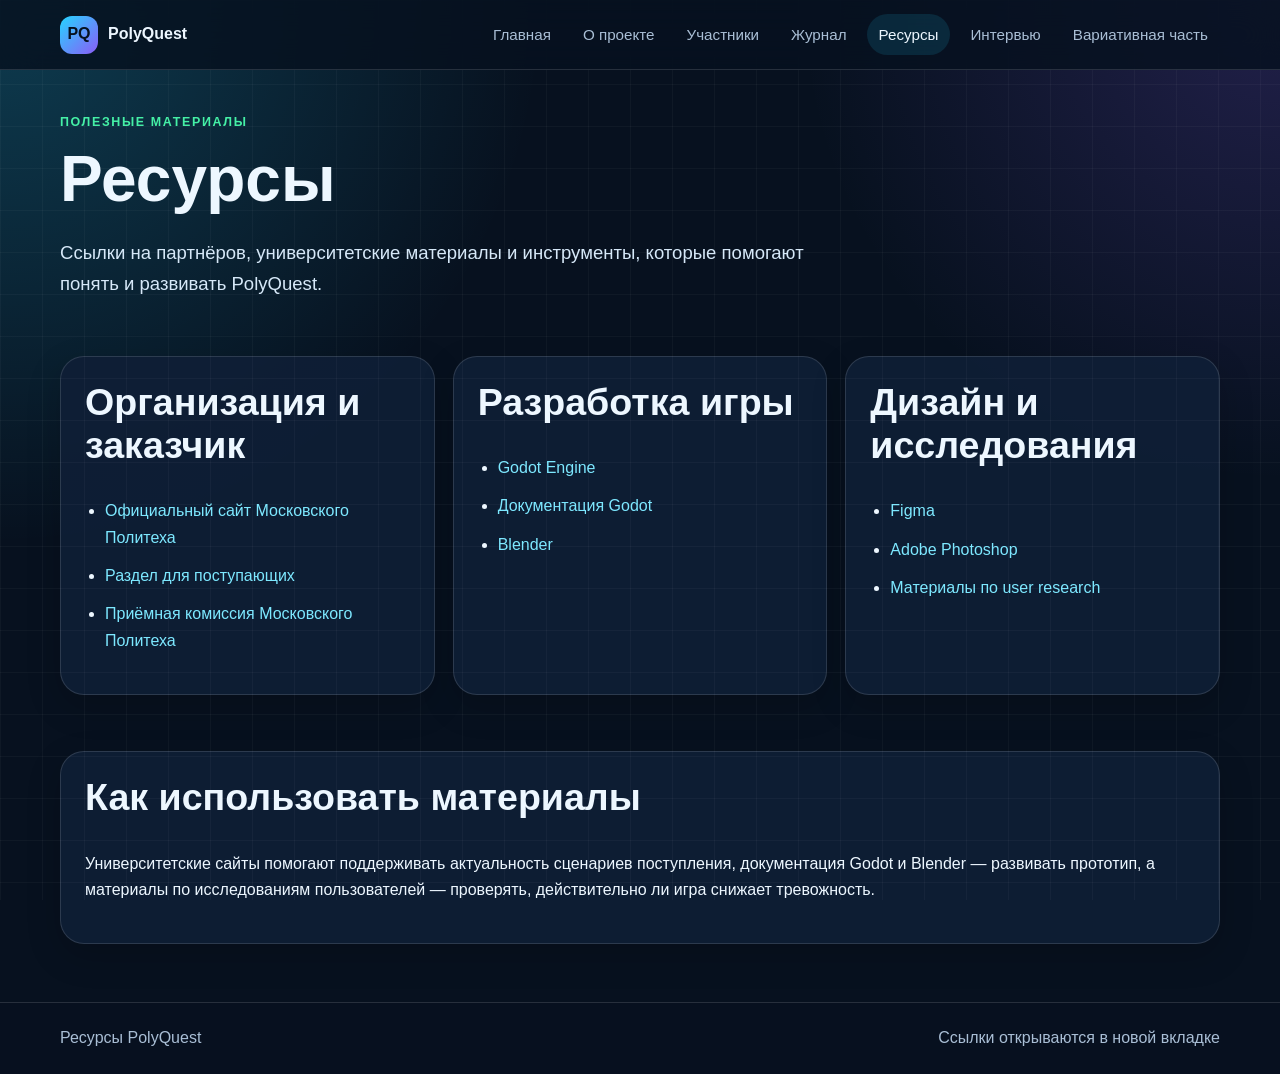
<file: site/resources.html>
<!doctype html>
<html lang="ru">
<head>
  <meta charset="UTF-8">
  <meta name="viewport" content="width=device-width, initial-scale=1.0">
  <title>Ресурсы — PolyQuest</title>
    <link rel="stylesheet" href="css/style.css">
  </head>
  <body>
    <header class="header">
      <div class="container nav-wrap">
        <a class="logo" href="index.html">
          <span>PQ</span> PolyQuest</a>
            <nav aria-label="Основная навигация">
              <ul class="menu">
                <li>
                  <a href="index.html">Главная</a>
                  </li>
                  <li>
                    <a href="about.html">О проекте</a>
                    </li>
                    <li>
                      <a href="participants.html">Участники</a>
                      </li>
                      <li>
                        <a href="journal.html">Журнал</a>
                        </li>
                        <li>
                          <a class="active" href="resources.html">Ресурсы</a>
                          </li>
                          <li>
                            <a href="interview.html">Интервью</a>
                            </li>
                          <li>
                            <a href="variable.html">Вариативная часть</a>
                            </li>
                          </ul>
                        </nav>
                      </div>
                    </header>
                    <main class="container page">
                      <section class="page-title">
                        <p class="eyebrow">Полезные материалы</p>
                          <h1>Ресурсы</h1>
                            <p class="lead">Ссылки на партнёров, университетские материалы и инструменты, которые помогают понять и развивать PolyQuest.</p>
                            </section>
                            <section class="section resource-grid">
                              <article class="resource-card">
                                <h2>Организация и заказчик</h2>
                                  <ul>
                                    <li>
                                      <a href="https://mospolytech.ru/" target="_blank" rel="noreferrer">Официальный сайт Московского Политеха</a>
                                      </li>
                                      <li>
                                        <a href="https://mospolytech.ru/postupayushchim/" target="_blank" rel="noreferrer">Раздел для поступающих</a>
                                        </li>
                                        <li>
                                          <a href="https://priem.mospolytech.ru/" target="_blank" rel="noreferrer">Приёмная комиссия Московского Политеха</a>
                                          </li>
                                        </ul>
                                      </article>
                                      <article class="resource-card">
                                        <h2>Разработка игры</h2>
                                          <ul>
                                            <li>
                                              <a href="https://godotengine.org/" target="_blank" rel="noreferrer">Godot Engine</a>
                                              </li>
                                              <li>
                                                <a href="https://docs.godotengine.org/" target="_blank" rel="noreferrer">Документация Godot</a>
                                                </li>
                                                <li>
                                                  <a href="https://www.blender.org/" target="_blank" rel="noreferrer">Blender</a>
                                                  </li>
                                                </ul>
                                              </article>
                                              <article class="resource-card">
                                                <h2>Дизайн и исследования</h2>
                                                  <ul>
                                                    <li>
                                                      <a href="https://www.figma.com/" target="_blank" rel="noreferrer">Figma</a>
                                                      </li>
                                                      <li>
                                                        <a href="https://www.adobe.com/products/photoshop.html" target="_blank" rel="noreferrer">Adobe Photoshop</a>
                                                        </li>
                                                        <li>
                                                          <a href="https://www.interaction-design.org/literature/topics/user-research" target="_blank" rel="noreferrer">Материалы по user research</a>
                                                          </li>
                                                        </ul>
                                                      </article>
                                                    </section>
                                                    <section class="section content">
                                                      <h2>Как использовать материалы</h2>
                                                        <p>Университетские сайты помогают поддерживать актуальность сценариев поступления, документация Godot и Blender — развивать прототип, а материалы по исследованиям пользователей — проверять, действительно ли игра снижает тревожность.</p>
                                                        </section>
                                                      </main>
                                                      <footer class="footer">
                                                        <div class="container footer-grid">
                                                          <span>Ресурсы PolyQuest</span>
                                                            <span>Ссылки открываются в новой вкладке</span>
                                                            </div>
                                                          </footer>
                                                        </body>
                                                      </html>
</file>
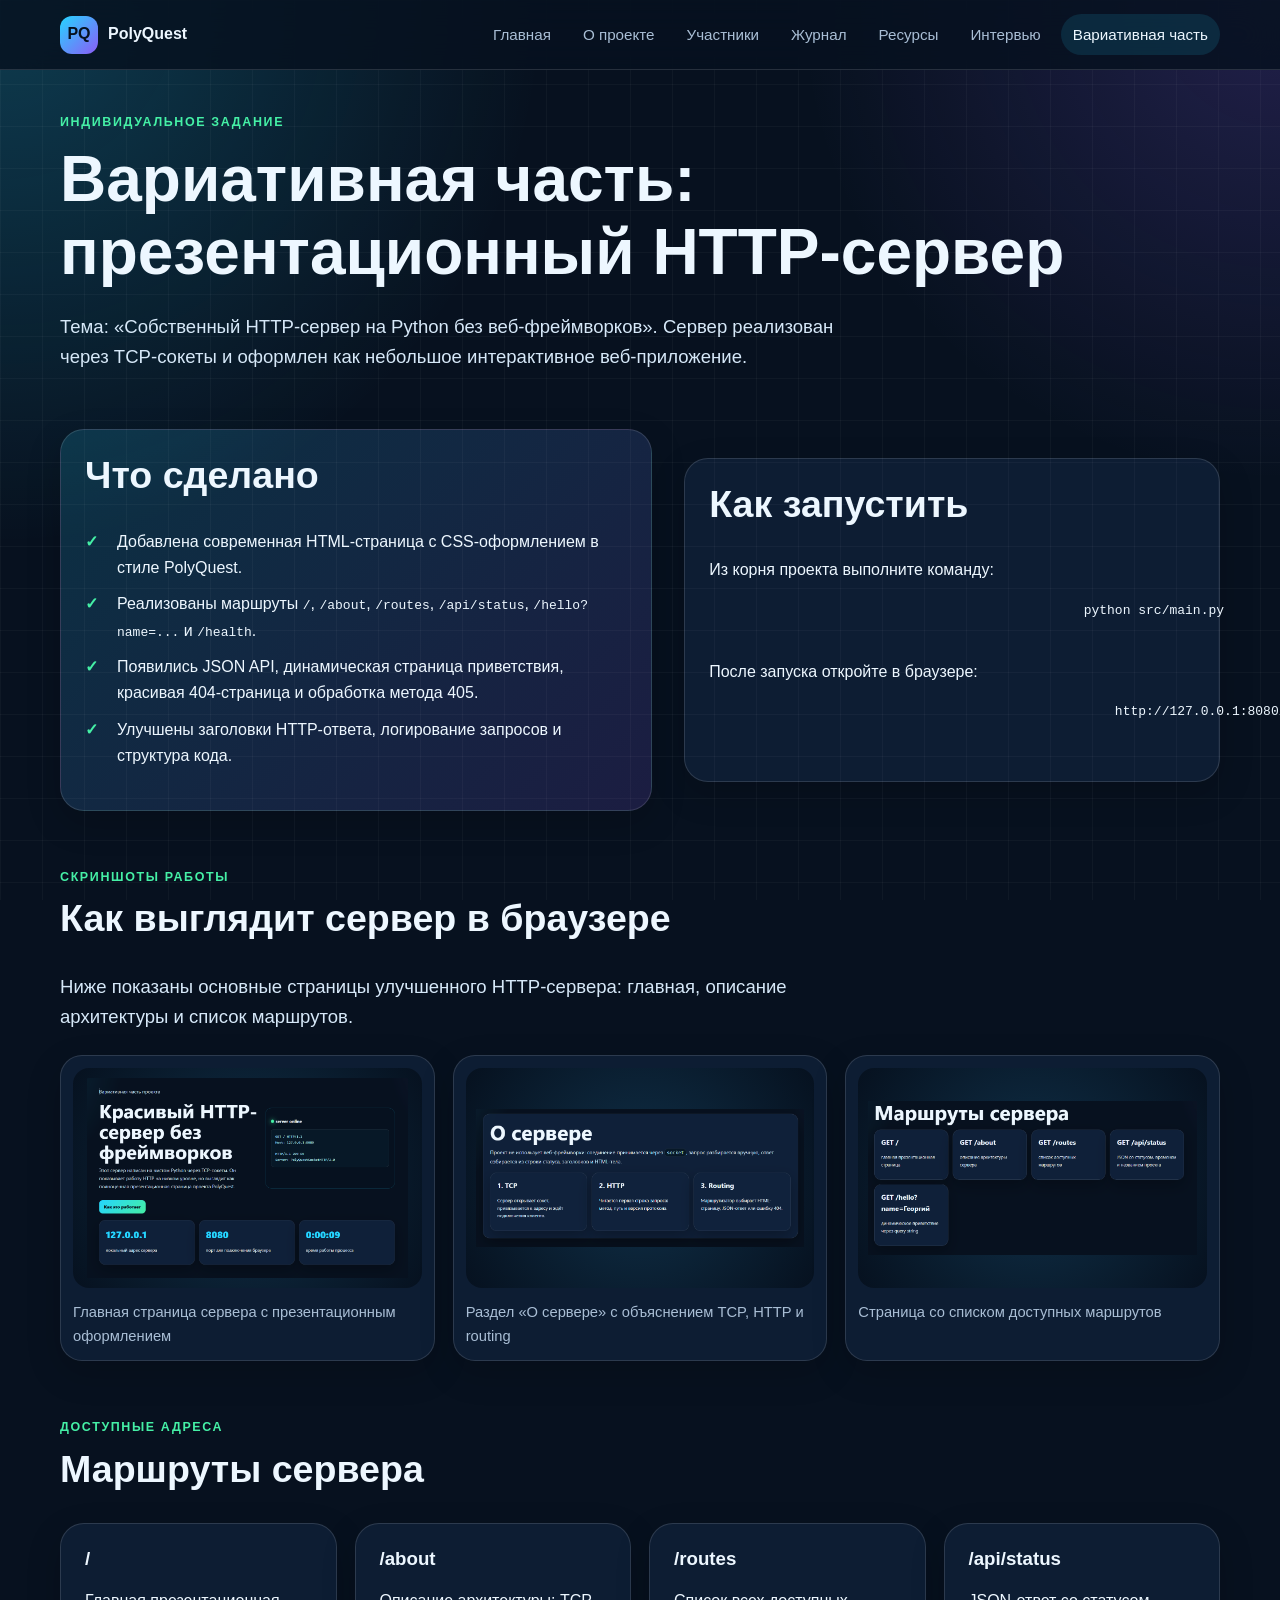
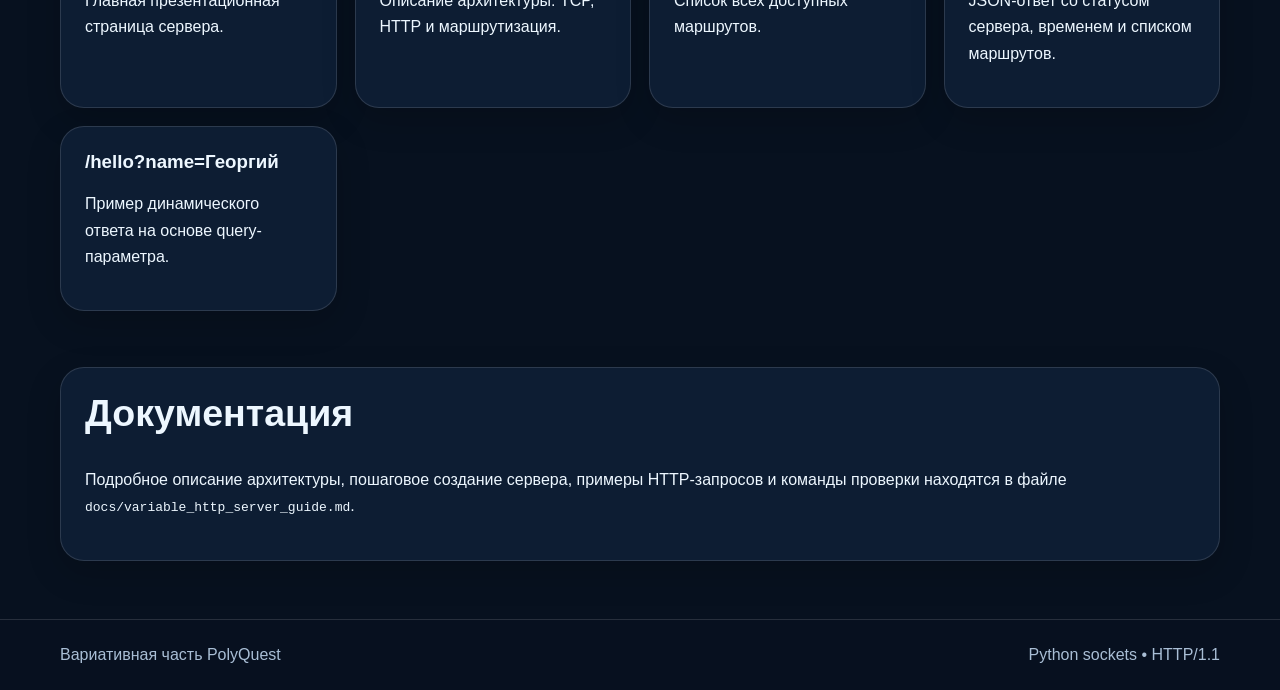
<file: site/variable.html>
<!doctype html>
<html lang="ru">
<head>
  <meta charset="UTF-8">
  <meta name="viewport" content="width=device-width, initial-scale=1.0">
  <title>Вариативная часть — PolyQuest</title>
    <link rel="stylesheet" href="css/style.css">
  </head>
  <body>
    <header class="header">
      <div class="container nav-wrap">
        <a class="logo" href="index.html">
          <span>PQ</span> PolyQuest</a>
            <nav aria-label="Основная навигация">
              <ul class="menu">
                <li>
                  <a href="index.html">Главная</a>
                  </li>
                  <li>
                    <a href="about.html">О проекте</a>
                    </li>
                    <li>
                      <a href="participants.html">Участники</a>
                      </li>
                      <li>
                        <a href="journal.html">Журнал</a>
                        </li>
                        <li>
                          <a href="resources.html">Ресурсы</a>
                          </li>
                          <li>
                            <a href="interview.html">Интервью</a>
                            </li>
                          <li>
                            <a class="active" href="variable.html">Вариативная часть</a>
                            </li>
                          </ul>
                        </nav>
                      </div>
                    </header>
                    <main class="container page">
                      <section class="page-title">
                        <p class="eyebrow">Индивидуальное задание</p>
                          <h1>Вариативная часть: презентационный HTTP-сервер</h1>
                            <p class="lead">Тема: «Собственный HTTP-сервер на Python без веб-фреймворков». Сервер реализован через TCP-сокеты и оформлен как небольшое интерактивное веб-приложение.</p>
                            </section>
                            <section class="section two-column">
                              <article class="content accent-panel">
                                <h2>Что сделано</h2>
                                  <ul class="check-list">
                                    <li>Добавлена современная HTML-страница с CSS-оформлением в стиле PolyQuest.</li>
                                      <li>Реализованы маршруты <code>/</code>, <code>/about</code>, <code>/routes</code>, <code>/api/status</code>, <code>/hello?name=...</code> и <code>/health</code>.</li>
                                        <li>Появились JSON API, динамическая страница приветствия, красивая 404-страница и обработка метода 405.</li>
                                          <li>Улучшены заголовки HTTP-ответа, логирование запросов и структура кода.</li>
                                          </ul>
                                        </article>
                                        <article class="content">
                                          <h2>Как запустить</h2>
                                            <p>Из корня проекта выполните команду:</p>
                                              <pre>
                                                <code>python src/main.py</code>
                                                </pre>
                                                <p>После запуска откройте в браузере:</p>
                                                  <pre>
                                                    <code>http://127.0.0.1:8080/</code>
                                                    </pre>
                                                  </article>
                                                </section>
                                                <section class="section">
                                                  <div class="section-head">
                                                    <p class="eyebrow">Скриншоты работы</p>
                                                      <h2>Как выглядит сервер в браузере</h2>
                                                        <p class="lead">Ниже показаны основные страницы улучшенного HTTP-сервера: главная, описание архитектуры и список маршрутов.</p>
                                                        </div>
                                                        <div class="media-gallery variable-gallery">
                                                          <figure>
                                                            <img src="материалы/Главная сервера.png" alt="Главная страница HTTP-сервера">
                                                            <figcaption>Главная страница сервера с презентационным оформлением</figcaption>
                                                            </figure>
                                                            <figure>
                                                              <img src="материалы/О сервере.png" alt="Страница о сервере">
                                                              <figcaption>Раздел «О сервере» с объяснением TCP, HTTP и routing</figcaption>
                                                              </figure>
                                                              <figure>
                                                                <img src="материалы/Маршруты сервера.png" alt="Маршруты HTTP-сервера">
                                                                <figcaption>Страница со списком доступных маршрутов</figcaption>
                                                                </figure>
                                                              </div>
                                                            </section>
                                                            <section class="section">
                                                              <div class="section-head">
                                                                <p class="eyebrow">Доступные адреса</p>
                                                                  <h2>Маршруты сервера</h2>
                                                                  </div>
                                                                  <div class="cards">
                                                                    <article class="card">
                                                                      <h3>/</h3>
                                                                        <p>Главная презентационная страница сервера.</p>
                                                                        </article>
                                                                        <article class="card">
                                                                          <h3>/about</h3>
                                                                            <p>Описание архитектуры: TCP, HTTP и маршрутизация.</p>
                                                                            </article>
                                                                            <article class="card">
                                                                              <h3>/routes</h3>
                                                                                <p>Список всех доступных маршрутов.</p>
                                                                                </article>
                                                                                <article class="card">
                                                                                  <h3>/api/status</h3>
                                                                                    <p>JSON-ответ со статусом сервера, временем и списком маршрутов.</p>
                                                                                    </article>
                                                                                    <article class="card">
                                                                                      <h3>/hello?name=Георгий</h3>
                                                                                        <p>Пример динамического ответа на основе query-параметра.</p>
                                                                                        </article>
                                                                                      </div>
                                                                                    </section>
                                                                                    <section class="section content">
                                                                                      <h2>Документация</h2>
                                                                                        <p>Подробное описание архитектуры, пошаговое создание сервера, примеры HTTP-запросов и команды проверки находятся в файле <code>docs/variable_http_server_guide.md</code>.</p>
                                                                                        </section>
                                                                                      </main>
                                                                                      <footer class="footer">
                                                                                        <div class="container footer-grid">
                                                                                          <span>Вариативная часть PolyQuest</span>
                                                                                            <span>Python sockets • HTTP/1.1</span>
                                                                                            </div>
                                                                                          </footer>
                                                                                        </body>
                                                                                      </html>
</file>
<file: site/css/style.css>
﻿:root {
  --bg:#07111f;
  --surface:rgba(15,31,55,.88);
  --text:#edf7ff;
  --muted:#a9bed5;
  --accent:#25d5ff;
  --accent2:#8b5cf6;
  --green:#45f0a6;
  --border:rgba(255,255,255,.13);
  --shadow:0 24px 70px rgba(0,0,0,.28)}

* {
  box-sizing:border-box}

body {
  margin:0;
  font-family:Inter,"Segoe UI",Arial,sans-serif;
  background:radial-gradient(circle at top left,rgba(37,213,255,.22),transparent 34rem),radial-gradient(circle at top right,rgba(139,92,246,.2),transparent 30rem),var(--bg);
  color:var(--text);
  line-height:1.65}

body:before {
  content:"";
  position:fixed;
  inset:0;
  pointer-events:none;
  background-image:linear-gradient(rgba(255,255,255,.035) 1px,transparent 1px),linear-gradient(90deg,rgba(255,255,255,.035) 1px,transparent 1px);
  background-size:42px 42px}

a {
  color:#7de8ff;
  text-decoration:none}

a:hover {
  color:white}

.container {
  width:min(1160px,92%);
  margin:0 auto}

.section {
  margin:56px auto}

.compact {
  margin-top:28px}

.page {
  padding-top:42px}

.header {
  background:rgba(7,17,31,.84);
  border-bottom:1px solid var(--border);
  position:sticky;
  top:0;
  z-index:10;
  backdrop-filter:blur(18px)}

.nav-wrap {
  display:flex;
  align-items:center;
  justify-content:space-between;
  gap:18px;
  padding:14px 0}

.logo {
  display:inline-flex;
  align-items:center;
  gap:10px;
  color:var(--text);
  font-weight:800}

.logo span {
  display:grid;
  place-items:center;
  width:38px;
  height:38px;
  border-radius:12px;
  background:linear-gradient(135deg,var(--accent),var(--accent2));
  color:#06111f}

.menu {
  list-style:none;
  display:flex;
  flex-wrap:wrap;
  justify-content:flex-end;
  gap:8px;
  margin:0;
  padding:0}

.menu a {
  display:inline-block;
  padding:8px 12px;
  border-radius:999px;
  color:var(--muted);
  font-size:.95rem}

.menu a:hover,.menu a.active {
  background:rgba(37,213,255,.12);
  color:var(--text)}

.hero {
  padding:78px 0 44px;
  overflow:hidden}

.hero-grid,.two-column {
  display:grid;
  grid-template-columns:minmax(0,1.05fr) minmax(320px,.95fr);
  gap:32px;
  align-items:center}

.eyebrow {
  color:var(--green);
  text-transform:uppercase;
  letter-spacing:.13em;
  font-size:.78rem;
  font-weight:800;
  margin:0 0 10px}

h1,h2,h3 {
  line-height:1.15;
  margin-top:0}

h1 {
  font-size:clamp(2.2rem,5vw,4.8rem);
  margin-bottom:22px}

h2 {
  font-size:clamp(1.6rem,3vw,2.35rem)}

.lead {
  font-size:1.16rem;
  color:#d6e8f8;
  max-width:780px}

.muted {
  color:var(--muted)}

.hero-actions {
  display:flex;
  flex-wrap:wrap;
  gap:14px;
  margin-top:28px}

.button {
  display:inline-flex;
  align-items:center;
  justify-content:center;
  min-height:46px;
  padding:0 20px;
  border-radius:14px;
  color:#06111f;
  background:linear-gradient(135deg,var(--accent),var(--green));
  font-weight:800;
  box-shadow:0 14px 34px rgba(37,213,255,.22)}

.button.ghost {
  background:rgba(255,255,255,.08);
  color:var(--text);
  border:1px solid var(--border);
  box-shadow:none}

.content,.card,.resource-card,.post-card,.hero-shot,.media-card,.interview-card {
  background:var(--surface);
  border:1px solid var(--border);
  border-radius:24px;
  padding:24px;
  box-shadow:0 12px 34px rgba(0,0,0,.18)}

.wide {
  max-width:920px}

.annotation {
  border-left:5px solid var(--accent)}

.accent-panel {
  background:linear-gradient(135deg,rgba(37,213,255,.16),rgba(139,92,246,.16))}

.cards {
  display:grid;
  grid-template-columns:repeat(auto-fit,minmax(230px,1fr));
  gap:18px}

.card {
  transition:.2s}

.card:hover {
  transform:translateY(-4px);
  border-color:rgba(37,213,255,.45)}

.icon {
  width:52px;
  height:52px;
  display:grid;
  place-items:center;
  border-radius:16px;
  background:rgba(37,213,255,.12);
  font-size:1.6rem;
  margin-bottom:18px}

.stats {
  display:grid;
  grid-template-columns:repeat(auto-fit,minmax(220px,1fr));
  gap:16px}

.stat-card {
  padding:24px;
  border-radius:22px;
  background:linear-gradient(135deg,rgba(37,213,255,.16),rgba(69,240,166,.08));
  border:1px solid var(--border)}

.stat-card strong {
  display:block;
  font-size:2.7rem;
  color:var(--accent);
  line-height:1;
  margin-bottom:10px}

.section-head {
  max-width:780px;
  margin-bottom:22px}

.page-title {
  margin-bottom:34px}

.video-frame {
  overflow:hidden;
  border-radius:24px;
  border:1px solid var(--border);
  aspect-ratio:16/9;
  box-shadow:var(--shadow);
  background:#000}

.video-frame iframe,.video-frame video {
  width:100%;
  height:100%;
  border:0;
  display:block;
  object-fit:cover}

.task-list {
  counter-reset:tasks;
  list-style:none;
  padding:0;
  display:grid;
  gap:14px}

.task-list li {
  counter-increment:tasks;
  padding:18px 18px 18px 64px;
  border:1px solid var(--border);
  border-radius:18px;
  background:var(--surface);
  position:relative}

.task-list li:before {
  content:counter(tasks);
  position:absolute;
  left:18px;
  top:16px;
  width:32px;
  height:32px;
  border-radius:50%;
  display:grid;
  place-items:center;
  background:var(--accent);
  color:#06111f;
  font-weight:900}

.timeline-grid,.roles-grid,.resource-grid,.risk-grid {
  display:grid;
  grid-template-columns:repeat(auto-fit,minmax(240px,1fr));
  gap:18px}

.timeline-grid article {
  padding:22px;
  border-radius:22px;
  border:1px solid var(--border);
  background:var(--surface)}

.timeline-grid span,.post-content time {
  color:var(--green);
  font-weight:800}

.role-block h3 {
  color:var(--accent)}

.check-list {
  padding-left:0;
  list-style:none}

.check-list li {
  margin:10px 0;
  padding-left:32px;
  position:relative}

.check-list li:before {
  content:"✓";
  position:absolute;
  left:0;
  color:var(--green);
  font-weight:900}

.journal-list {
  display:grid;
  gap:22px}

.post-card {
  display:grid;
  grid-template-columns:320px minmax(0,1fr);
  gap:24px;
  overflow:hidden;
  padding:0}

.post-content {
  padding:24px 24px 24px 0}

.post-media {
  min-height:230px;
  background:linear-gradient(135deg,#123b64,#2f79a8)}

.post-media img,.post-media video {
  width:100%;
  height:100%;
  min-height:230px;
  display:block;
  object-fit:cover}

.interview-intro {
  align-items:stretch}

.interview-list {
  display:grid;
  gap:22px}

.interview-card {
  position:relative;
  overflow:hidden}

.interview-card:before {
  content:"";
  position:absolute;
  inset:0 auto 0 0;
  width:5px;
  background:linear-gradient(180deg,var(--accent),var(--accent2))}

.question-number {
  display:inline-flex;
  align-items:center;
  justify-content:center;
  min-width:46px;
  height:34px;
  margin-bottom:14px;
  border-radius:999px;
  background:rgba(37,213,255,.14);
  color:var(--green);
  font-weight:900;
  letter-spacing:.08em}

.interview-card blockquote {
  margin:18px 0;
  padding:18px 22px;
  border-left:4px solid var(--green);
  border-radius:16px;
  background:rgba(255,255,255,.07);
  color:#fff;
  font-size:1.18rem;
  font-weight:800}

.resource-card ul {
  padding-left:20px}

.resource-card li {
  margin:12px 0}

.hero-shot {
  margin:0;
  padding:18px;
  overflow:hidden;
  background:radial-gradient(circle at top,rgba(37,213,255,.18),rgba(15,31,55,.9))}

.hero-shot img {
  width:100%;
  max-height:460px;
  object-fit:contain;
  display:block;
  filter:drop-shadow(0 24px 40px rgba(0,0,0,.35))}

.hero-shot figcaption,.media-gallery figcaption,.media-card figcaption {
  color:var(--muted);
  font-size:.92rem;
  margin-top:12px}

.media-card {
  margin:0}

.media-card img {
  width:100%;
  max-height:360px;
  object-fit:contain;
  display:block}

.media-gallery {
  display:grid;
  grid-template-columns:repeat(auto-fit,minmax(240px,1fr));
  gap:18px}

.media-gallery figure {
  margin:0;
  background:var(--surface);
  border:1px solid var(--border);
  border-radius:22px;
  padding:12px;
  overflow:hidden;
  box-shadow:0 12px 34px rgba(0,0,0,.18)}

.media-gallery img {
  width:100%;
  height:220px;
  object-fit:contain;
  border-radius:16px;
  display:block;
  background:radial-gradient(circle at center, rgba(37,213,255,.10), #06111f);
  padding:10px}

.footer {
  border-top:1px solid var(--border);
  margin-top:58px;
  background:rgba(7,17,31,.75)}

.footer-grid {
  display:flex;
  justify-content:space-between;
  gap:16px;
  flex-wrap:wrap;
  padding:22px 0;
  color:var(--muted)}

@media(max-width:860px) {
  .nav-wrap {
  align-items:flex-start;
  flex-direction:column}

.menu {
  justify-content:flex-start}

.hero {
  padding-top:42px}

.hero-grid,.two-column {
  grid-template-columns:1fr}

.post-card {
  grid-template-columns:1fr}

.post-content {
  padding:0 24px 24px}

.post-media,.post-media img,.post-media video {
  min-height:200px}

.media-gallery img {
  height:200px}

}

@media(max-width:520px) {
  .container {
  width:min(100% - 24px,1160px)}

.menu a {
  padding:7px 9px;
  font-size:.88rem}

.content,.card,.resource-card,.hero-shot,.media-card,.interview-card {
  padding:18px;
  border-radius:18px}

.hero-actions {
  flex-direction:column}

.button {
  width:100%}

}

.project-logo {
  display:inline-flex;
  align-items:center;
  gap:14px;
  margin-bottom:22px;
  padding:10px 16px 10px 10px;
  border:1px solid var(--border);
  border-radius:999px;
  background:rgba(255,255,255,.07);
  box-shadow:0 14px 34px rgba(0,0,0,.16)}

.project-logo img {
  width:56px;
  height:56px;
  object-fit:contain;
  border-radius:50%;
  background:rgba(255,255,255,.08);
  padding:5px}

.project-logo span {
  color:var(--muted);
  font-weight:800;
  font-size:.95rem}

.hero-shot.logo-showcase {
  display:grid;
  place-items:center;
  text-align:center;
  min-height:360px}

.hero-shot.logo-showcase img {
  max-height:320px}

@media(max-width:520px) {
  .project-logo {
  border-radius:20px;
  align-items:flex-start}

.project-logo img {
  width:48px;
  height:48px}

}
</file>
